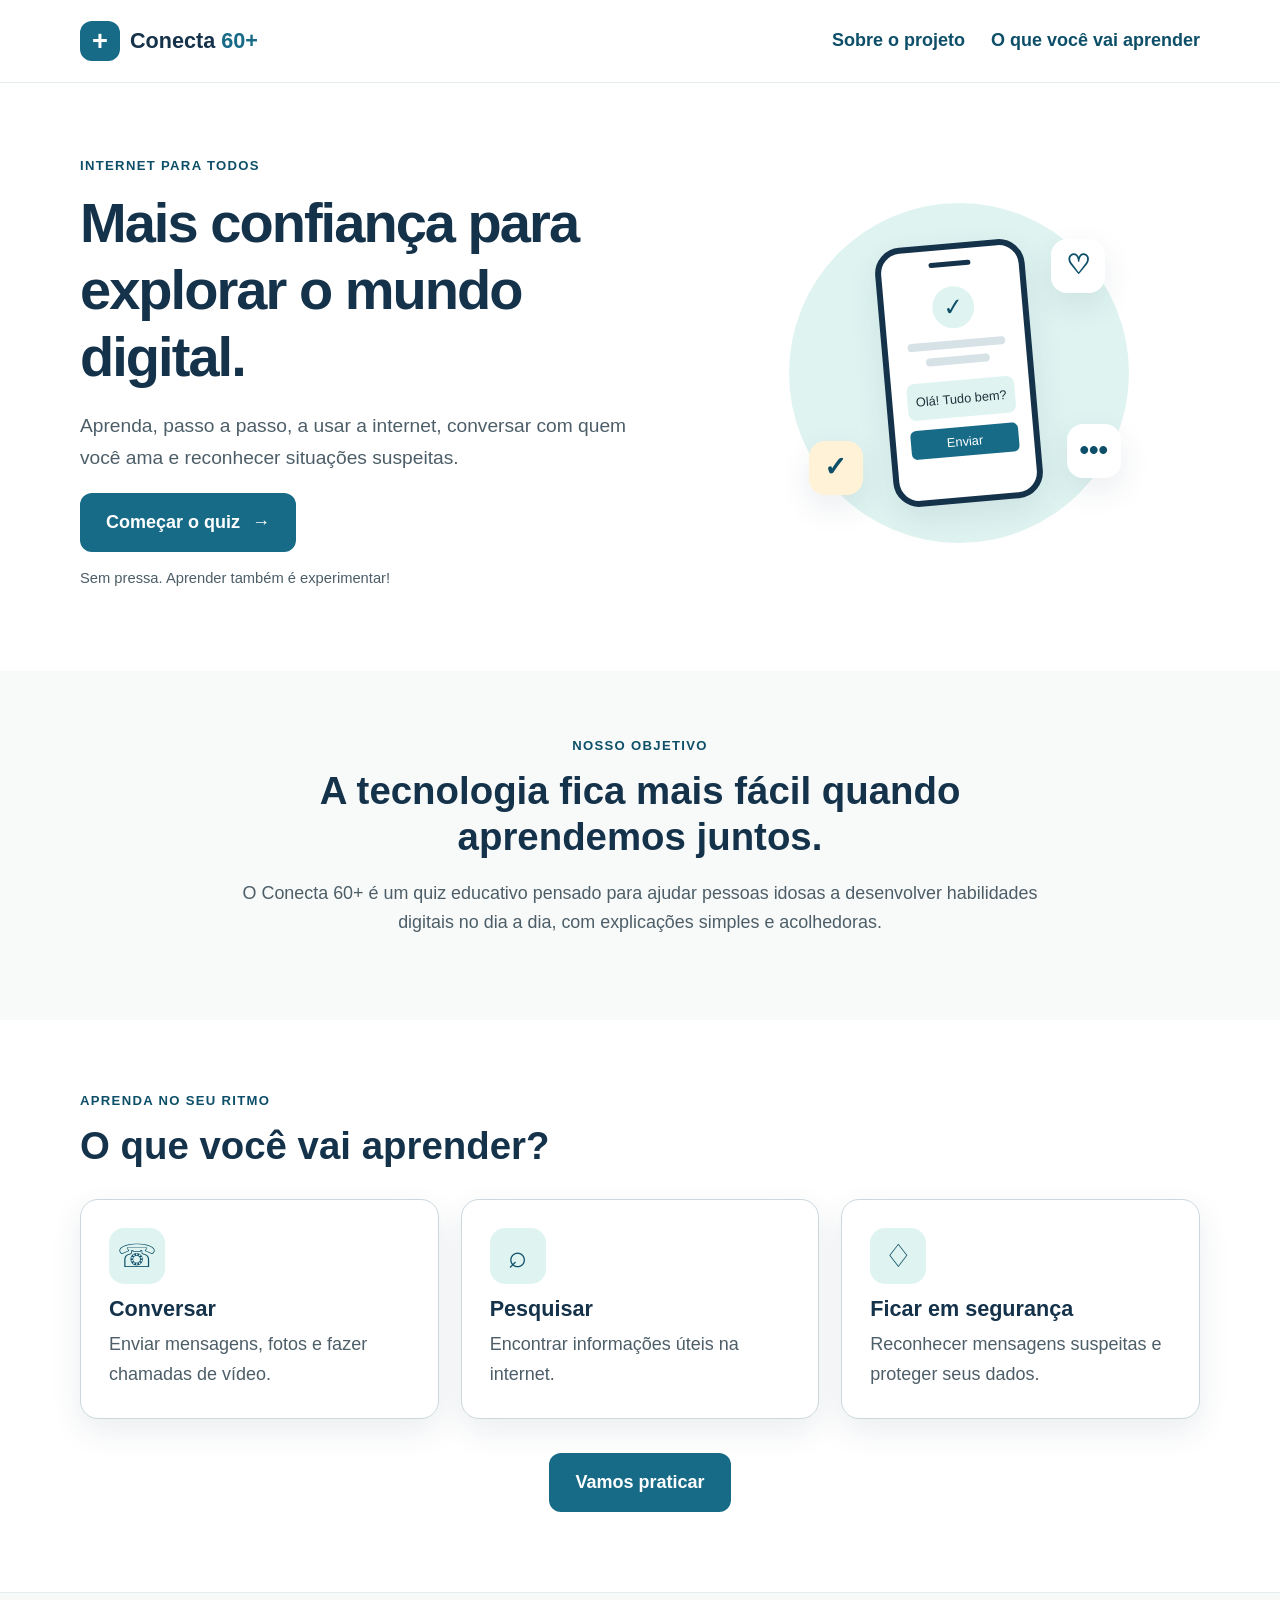
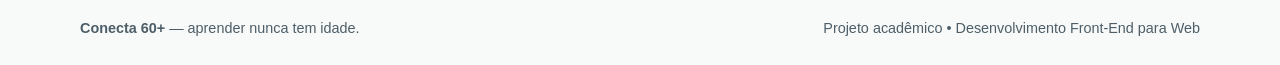
<file: index.html>
<!DOCTYPE html>
<html lang="pt-BR">
<head>
  <meta charset="UTF-8">
  <meta name="viewport" content="width=device-width, initial-scale=1.0">
  <meta name="description" content="Aprenda a usar a internet com mais confiança e segurança no Conecta 60+.">
  <title>Conecta 60+ | Aprenda a usar a internet</title>
  <link rel="stylesheet" href="css/style.css">
  <script src="js/script.js" defer></script>
</head>
<body>
  <a class="skip-link" href="#conteudo">Pular para o conteúdo</a>
  <header class="site-header">
    <div class="container header-content">
      <a class="brand" href="index.html" aria-label="Conecta 60+ - página inicial">
        <span class="brand-icon" aria-hidden="true">+</span>
        <span>Conecta <strong>60+</strong></span>
      </a>
      <nav aria-label="Navegação principal">
        <a href="#sobre">Sobre o projeto</a>
        <a href="#temas">O que você vai aprender</a>
      </nav>
    </div>
  </header>

  <main id="conteudo">
    <section class="hero container">
      <div class="hero-copy">
        <p class="eyebrow">INTERNET PARA TODOS</p>
        <h1>Mais confiança para explorar o mundo digital.</h1>
        <p class="lead">Aprenda, passo a passo, a usar a internet, conversar com quem você ama e reconhecer situações suspeitas.</p>
        <a class="button button-primary" href="jogo.html">Começar o quiz <span aria-hidden="true">→</span></a>
        <p class="helper">Sem pressa. Aprender também é experimentar!</p>
      </div>
      <div class="hero-art" aria-hidden="true">
        <div class="art-circle">
          <div class="phone">
            <div class="phone-speaker"></div>
            <div class="phone-screen">
              <div class="screen-dot">✓</div>
              <div class="screen-line"></div>
              <div class="screen-line short"></div>
              <div class="screen-message">Olá! Tudo bem?</div>
              <div class="screen-button">Enviar</div>
            </div>
          </div>
          <span class="bubble bubble-one">♡</span>
          <span class="bubble bubble-two">✓</span>
          <span class="bubble bubble-three">•••</span>
        </div>
      </div>
    </section>

    <section id="sobre" class="section section-soft">
      <div class="container intro">
        <p class="eyebrow">NOSSO OBJETIVO</p>
        <h2>A tecnologia fica mais fácil quando aprendemos juntos.</h2>
        <p>O Conecta 60+ é um quiz educativo pensado para ajudar pessoas idosas a desenvolver habilidades digitais no dia a dia, com explicações simples e acolhedoras.</p>
      </div>
    </section>

    <section id="temas" class="container topics-section">
      <p class="eyebrow">APRENDA NO SEU RITMO</p>
      <h2>O que você vai aprender?</h2>
      <div class="topic-grid">
        <article class="topic-card">
          <div class="topic-icon" aria-hidden="true">☏</div>
          <h3>Conversar</h3>
          <p>Enviar mensagens, fotos e fazer chamadas de vídeo.</p>
        </article>
        <article class="topic-card">
          <div class="topic-icon" aria-hidden="true">⌕</div>
          <h3>Pesquisar</h3>
          <p>Encontrar informações úteis na internet.</p>
        </article>
        <article class="topic-card">
          <div class="topic-icon" aria-hidden="true">♢</div>
          <h3>Ficar em segurança</h3>
          <p>Reconhecer mensagens suspeitas e proteger seus dados.</p>
        </article>
      </div>
      <div class="center-action">
        <a class="button button-primary" href="jogo.html">Vamos praticar</a>
      </div>
    </section>
  </main>

  <footer class="site-footer">
    <div class="container footer-content">
      <p><strong>Conecta 60+</strong> — aprender nunca tem idade.</p>
      <p>Projeto acadêmico • Desenvolvimento Front-End para Web</p>
    </div>
  </footer>
</body>
</html>
</file>
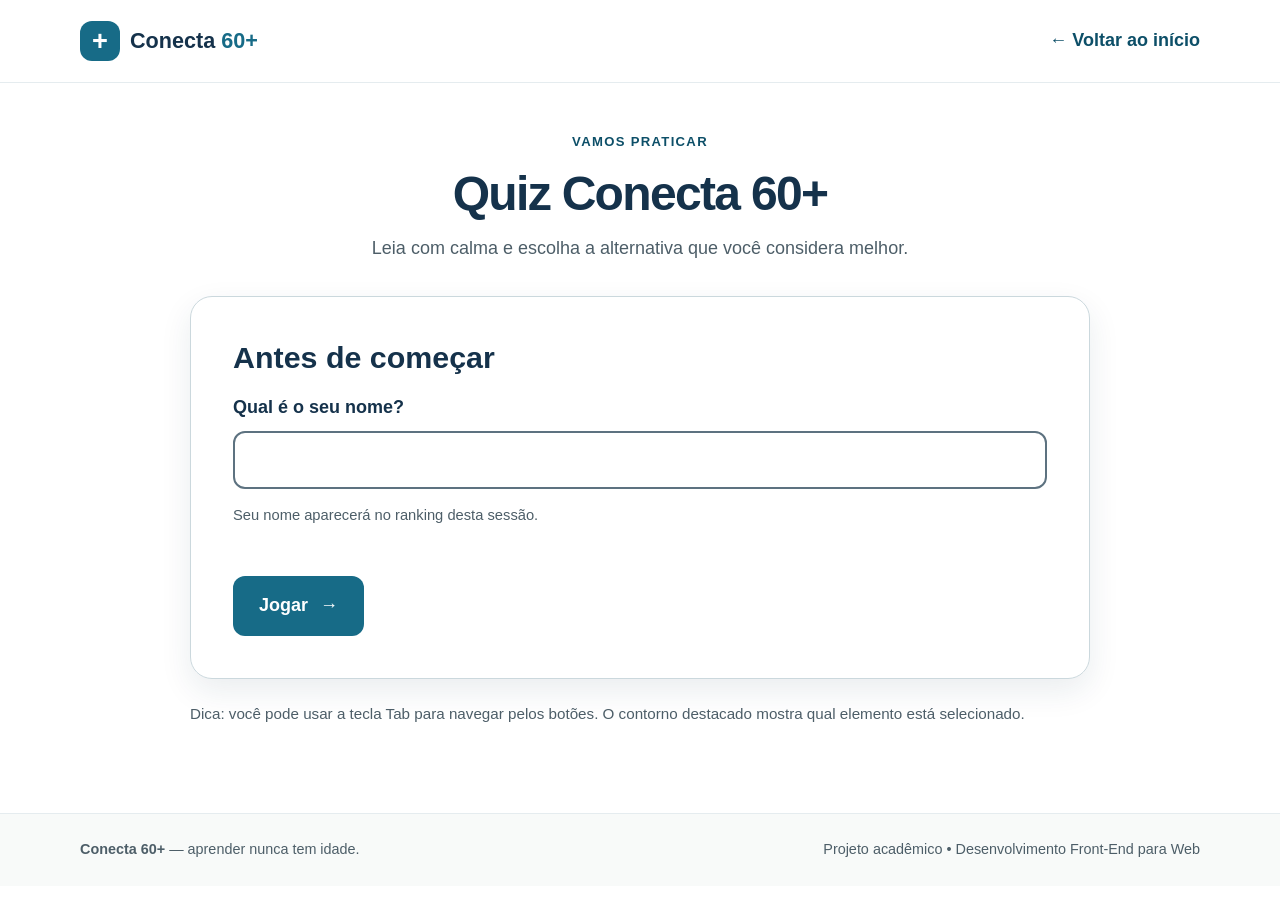
<file: jogo.html>
<!DOCTYPE html>
<html lang="pt-BR">
<head>
  <meta charset="UTF-8">
  <meta name="viewport" content="width=device-width, initial-scale=1.0">
  <meta name="description" content="Pratique habilidades digitais com o quiz Conecta 60+.">
  <title>Quiz | Conecta 60+</title>
  <link rel="stylesheet" href="css/style.css">
  <script src="js/script.js" defer></script>
</head>
<body>
  <a class="skip-link" href="#conteudo">Pular para o conteúdo</a>
  <header class="site-header">
    <div class="container header-content">
      <a class="brand" href="index.html" aria-label="Conecta 60+ - página inicial">
        <span class="brand-icon" aria-hidden="true">+</span>
        <span>Conecta <strong>60+</strong></span>
      </a>
      <a class="back-link" href="index.html">← Voltar ao início</a>
    </div>
  </header>

  <main id="conteudo" class="container game-main">
    <section class="game-heading">
      <p class="eyebrow">VAMOS PRATICAR</p>
      <h1>Quiz Conecta 60+</h1>
      <p>Leia com calma e escolha a alternativa que você considera melhor.</p>
    </section>


    <div id="quiz-app" class="quiz-app">
      <p id="load-error" class="error-box" role="alert" hidden></p>

      
      <section id="tela-inicio" class="quiz-card" aria-labelledby="titulo-inicio">
        <h2 id="titulo-inicio" tabindex="-1">Antes de começar</h2>
        <form id="form-nome" novalidate>
          <label for="campo-nome" class="field-label">Qual é o seu nome?</label>
          <input id="campo-nome" name="nome" type="text" class="text-input" maxlength="30" autocomplete="given-name" aria-describedby="nome-erro nome-ajuda" required>
          <p id="nome-ajuda" class="helper">Seu nome aparecerá no ranking desta sessão.</p>
          <p id="nome-erro" class="field-error" role="alert"></p>
          <button type="submit" class="button button-primary">Jogar <span aria-hidden="true">→</span></button>
        </form>
      </section>

      
      <section id="tela-pergunta" class="quiz-card" aria-labelledby="question-title" hidden>
        <div class="quiz-topline">
          <span id="question-number" class="question-number"></span>
          <span id="score-live" class="topic-label"></span>
        </div>
        <h2 id="question-title" tabindex="-1"></h2>
        <div id="answer-list" class="answer-list" role="group" aria-labelledby="question-title"></div>
        <div id="feedback" class="feedback-box" aria-live="polite" hidden></div>
        <div class="quiz-actions">
          <a class="button button-secondary" href="index.html">Voltar ao início</a>
          <button id="btn-proxima" type="button" class="button button-primary" hidden></button>
        </div>
      </section>

      
      <section id="tela-fim" class="quiz-card" aria-labelledby="titulo-fim" hidden>
        <h2 id="titulo-fim" tabindex="-1">Fim do quiz</h2>
        <p id="resumo-final" class="final-score"></p>
        <h3>Ranking desta sessão</h3>
        <div class="table-wrap">
          <table class="ranking-table">
            <caption class="sr-only">Ranking das partidas jogadas nesta aba, da maior para a menor pontuação</caption>
            <thead>
              <tr><th scope="col">Posição</th><th scope="col">Jogador</th><th scope="col">Pontos</th></tr>
            </thead>
            <tbody id="ranking-corpo"></tbody>
          </table>
        </div>
        <div class="quiz-actions">
          <button id="btn-trocar" type="button" class="button button-secondary">Trocar jogador</button>
          <button id="btn-replay" type="button" class="button button-primary">Jogar novamente</button>
        </div>
      </section>
    </div>

    <p class="accessibility-note">Dica: você pode usar a tecla Tab para navegar pelos botões. O contorno destacado mostra qual elemento está selecionado.</p>
  </main>

  <footer class="site-footer">
    <div class="container footer-content">
      <p><strong>Conecta 60+</strong> — aprender nunca tem idade.</p>
      <p>Projeto acadêmico • Desenvolvimento Front-End para Web</p>
    </div>
  </footer>
</body>
</html>
</file>
<file: css/style.css>
:root {
  --navy: #15324b;
  --blue: #176b87;
  --blue-dark: #0d4f68;
  --teal: #dff4f1;
  --cream: #f8faf9;
  --white: #ffffff;
  --text: #20303b;
  --muted: #4d5e68;
  --border: #cbd8dd;
  --focus: #e09b22;
  --success-bg: #e8f6ee;
  --radius: 18px;
  --shadow: 0 12px 32px rgba(21, 50, 75, 0.09);
}

* { box-sizing: border-box; }
html { scroll-behavior: smooth; }
body {
  margin: 0;
  font-family: Arial, Helvetica, sans-serif;
  font-size: 18px;
  line-height: 1.65;
  color: var(--text);
  background: var(--white);
}
a { color: var(--blue-dark); }
a:hover { text-decoration-thickness: 2px; }
a:focus-visible, button:focus-visible, input:focus-visible {
  outline: 4px solid var(--focus);
  outline-offset: 4px;
}
.container { width: min(1120px, calc(100% - 40px)); margin-inline: auto; }
.skip-link {
  position: absolute; top: -100px; left: 16px; z-index: 10;
  background: var(--white); padding: 12px 16px; border-radius: 8px;
}
.skip-link:focus { top: 12px; }

.site-header { background: var(--white); border-bottom: 1px solid #e5ecef; }
.header-content {
  min-height: 82px; display: flex; align-items: center;
  justify-content: space-between; gap: 24px;
}
.brand {
  display: inline-flex; align-items: center; gap: 10px;
  text-decoration: none; color: var(--navy); font-size: 1.35rem; font-weight: 700;
}
.brand strong { color: var(--blue); }
.brand-icon {
  display: grid; place-items: center; width: 40px; height: 40px;
  border-radius: 12px; background: var(--blue); color: var(--white);
  font-size: 1.7rem; line-height: 1;
}
nav { display: flex; gap: 26px; flex-wrap: wrap; }
nav a, .back-link { font-weight: 700; text-decoration: none; }
nav a:hover, .back-link:hover { text-decoration: underline; }

.hero {
  display: grid; grid-template-columns: 1.1fr .9fr; align-items: center;
  gap: 48px; padding-block: 72px 80px;
}
.eyebrow {
  margin: 0 0 12px; color: var(--blue-dark); font-size: .82rem;
  font-weight: 800; letter-spacing: .1em;
}
h1, h2, h3 { color: var(--navy); line-height: 1.2; }
h1 { font-size: clamp(2.2rem, 5vw, 3.5rem); margin: 0 0 20px; letter-spacing: -.035em; }
h2 { font-size: clamp(1.8rem, 3vw, 2.5rem); margin: 0 0 18px; }
h3 { font-size: 1.35rem; margin: 12px 0 8px; }
p { margin-top: 0; }
.lead { font-size: 1.2rem; color: var(--muted); max-width: 620px; }
.button {
  display: inline-flex; align-items: center; justify-content: center; gap: 12px;
  min-height: 56px; padding: 13px 24px; border: 2px solid transparent;
  border-radius: 12px; font: inherit; font-weight: 700; text-align: center;
  text-decoration: none; cursor: pointer;
}
.button-primary { background: var(--blue); color: var(--white); }
.button-primary:hover { background: var(--blue-dark); }
.button-secondary { background: var(--white); color: var(--navy); border-color: var(--border); }
.button-secondary:hover { background: var(--cream); }
.helper { color: var(--muted); font-size: .92rem; margin: 14px 0 0; }

.hero-art { display: grid; place-items: center; min-height: 350px; }
.art-circle {
  position: relative; display: grid; place-items: center;
  width: min(340px, 80vw); aspect-ratio: 1; border-radius: 50%;
  background: var(--teal);
}
.phone {
  width: 150px; height: 260px; padding: 12px;
  border: 6px solid var(--navy); border-radius: 26px; background: var(--white);
  transform: rotate(-5deg); box-shadow: var(--shadow);
}
.phone-speaker { width: 42px; height: 5px; border-radius: 5px; background: var(--navy); margin: 0 auto 12px; }
.phone-screen { text-align: center; padding: 8px 3px; }
.screen-dot { display: grid; place-items: center; width: 42px; height: 42px; margin: 0 auto 12px; border-radius: 50%; background: var(--teal); color: var(--blue-dark); font-size: 1.5rem; }
.screen-line { height: 8px; background: #d7e2e7; border-radius: 8px; margin: 8px auto; width: 90%; }
.screen-line.short { width: 60%; }
.screen-message { margin-top: 16px; padding: 8px 5px; border-radius: 8px; background: var(--teal); font-size: .8rem; }
.screen-button { margin-top: 10px; background: var(--blue); color: white; padding: 4px; border-radius: 6px; font-size: .8rem; }
.bubble { position: absolute; display: grid; place-items: center; width: 54px; height: 54px; border-radius: 16px; background: var(--white); color: var(--blue-dark); box-shadow: var(--shadow); font-size: 1.7rem; font-weight: 700; }
.bubble-one { top: 36px; right: 24px; }
.bubble-two { bottom: 48px; left: 20px; background: #fff2d7; }
.bubble-three { right: 8px; bottom: 65px; }

.section-soft { background: var(--cream); }
.intro { max-width: 800px; padding-block: 64px; text-align: center; }
.intro p:last-child { color: var(--muted); font-size: 1.12rem; }
.topics-section { padding-block: 70px 80px; }
.topic-grid { display: grid; grid-template-columns: repeat(3, 1fr); gap: 22px; margin-top: 30px; }
.topic-card { padding: 28px; border: 1px solid var(--border); border-radius: var(--radius); background: var(--white); box-shadow: var(--shadow); }
.topic-card p { color: var(--muted); margin-bottom: 0; }
.topic-icon { display: grid; place-items: center; width: 56px; height: 56px; border-radius: 15px; background: var(--teal); color: var(--blue-dark); font-size: 2rem; }
.center-action { text-align: center; margin-top: 34px; }

.game-main { padding-block: 48px 72px; max-width: 900px; }
.game-heading { text-align: center; margin-bottom: 32px; }
.game-heading h1 { font-size: clamp(2rem, 4vw, 3rem); margin-bottom: 12px; }
.game-heading p:last-child { color: var(--muted); }
.quiz-card { padding: clamp(22px, 5vw, 42px); border: 1px solid var(--border); border-radius: 22px; box-shadow: var(--shadow); }
.quiz-topline { display: flex; flex-wrap: wrap; justify-content: space-between; gap: 10px; margin-bottom: 24px; }
.question-number, .topic-label { display: inline-block; padding: 6px 12px; border-radius: 8px; background: var(--teal); color: var(--navy); font-weight: 700; font-size: .9rem; }
.quiz-card h2 { font-size: clamp(1.4rem, 3vw, 1.9rem); }
.answer-list { display: grid; gap: 14px; margin-block: 28px; }
.answer-option {
  width: 100%; min-height: 62px; padding: 14px 18px; border: 2px solid var(--border);
  border-radius: 12px; background: var(--white); color: var(--text);
  font: inherit; font-size: 1.05rem; text-align: left; cursor: pointer;
}
.answer-option:hover { border-color: var(--blue); background: #f3fbfc; }
.answer-option[aria-pressed="true"] { border-color: var(--blue); background: var(--teal); }
.feedback-box { padding: 18px 20px; border-left: 5px solid var(--blue); border-radius: 8px; background: #f1f7f9; }
.feedback-box strong { color: var(--navy); }
.feedback-box p { margin: 6px 0 0; }
.quiz-actions { display: flex; align-items: center; justify-content: space-between; gap: 18px; flex-wrap: wrap; margin-top: 26px; }
.quiz-actions .helper { margin: 0; }
.accessibility-note { margin-top: 22px; color: var(--muted); font-size: .95rem; }
.site-footer { border-top: 1px solid #e5ecef; background: var(--cream); }
.footer-content { display: flex; justify-content: space-between; gap: 20px; flex-wrap: wrap; padding-block: 24px; }
.footer-content p { margin: 0; color: var(--muted); font-size: .9rem; }

@media (max-width: 760px) {
  body { font-size: 18px; }
  .container { width: min(100% - 32px, 600px); }
  .header-content { align-items: flex-start; flex-direction: column; padding-block: 16px; gap: 12px; }
  nav { gap: 12px 20px; }
  .hero { grid-template-columns: 1fr; padding-block: 48px; gap: 20px; }
  .hero-art { min-height: 290px; }
  .art-circle { width: 270px; }
  .phone { transform: scale(.9) rotate(-5deg); }
  .topic-grid { grid-template-columns: 1fr; }
  .topics-section { padding-block: 48px; }
  .intro { padding-block: 48px; }
  .quiz-topline { align-items: flex-start; flex-direction: column; }
  .quiz-actions { align-items: stretch; flex-direction: column; }
  .quiz-actions .button { width: 100%; }
  .footer-content { flex-direction: column; }
}
@media (prefers-reduced-motion: reduce) {
  html { scroll-behavior: auto; }
  *, *::before, *::after { animation-duration: .01ms !important; transition-duration: .01ms !important; }
}


.sr-only { position: absolute; width: 1px; height: 1px; margin: -1px; padding: 0; overflow: hidden; clip: rect(0 0 0 0); white-space: nowrap; border: 0; }
:root { --focus: #8a4b00; --ok: #17623a; --ok-bg: #e8f6ee; --bad: #9b1c1c; --bad-bg: #fdecec; }
[hidden] { display: none !important; }
h2[tabindex="-1"]:focus { outline: none; }

.quiz-app { display: grid; gap: 24px; }
.field-label { display: block; font-weight: 700; color: var(--navy); margin-bottom: 8px; }
.text-input { width: 100%; min-height: 56px; padding: 12px 16px; border: 2px solid #5d7280; border-radius: 12px; font: inherit; color: var(--text); background: var(--white); }
.text-input[aria-invalid="true"] { border-color: var(--bad); border-style: dashed; }
.field-error { min-height: 1.5em; margin: 8px 0 14px; color: var(--bad); font-weight: 700; }
.error-box { padding: 18px 20px; border: 2px solid var(--bad); border-radius: 12px; background: var(--bad-bg); color: #5c1010; font-weight: 700; }

.answer-option { display: flex; align-items: center; gap: 14px; flex-wrap: wrap; }
.answer-option[aria-disabled="true"] { cursor: default; }
.answer-option[aria-disabled="true"]:hover { background: var(--white); border-color: var(--border); }
.option-letter { display: inline-grid; place-items: center; flex: none; width: 34px; height: 34px; border-radius: 50%; background: var(--teal); color: var(--navy); font-weight: 700; }
.option-text { flex: 1 1 200px; }
.option-mark { flex: none; font-weight: 700; font-size: .92rem; }
.answer-option.is-correct, .answer-option.is-correct:hover { border: 4px solid var(--ok); background: var(--ok-bg); }
.answer-option.is-correct .option-mark { color: var(--ok); }
.answer-option.is-wrong, .answer-option.is-wrong:hover { border: 4px dashed var(--bad); background: var(--bad-bg); }
.answer-option.is-wrong .option-mark { color: var(--bad); }

.feedback-box.is-correct { border-left-color: var(--ok); background: var(--ok-bg); }
.feedback-box.is-correct strong { color: var(--ok); }
.feedback-box.is-wrong { border-left-color: var(--bad); background: var(--bad-bg); }
.feedback-box.is-wrong strong { color: var(--bad); }
.feedback-box strong { font-size: 1.15rem; }

.feedback-box, .feedback-box a { overflow-wrap: anywhere; }

.final-score { font-size: 1.3rem; font-weight: 700; color: var(--navy); }
.table-wrap { overflow-x: auto; margin-block: 12px 8px; }
.ranking-table { width: 100%; border-collapse: collapse; }
.ranking-table th, .ranking-table td { padding: 12px 14px; text-align: left; border-bottom: 1px solid var(--border); overflow-wrap: anywhere; }
.ranking-table th { color: var(--navy); background: #f1f7f9; }
.ranking-table tr.is-current td { font-weight: 700; background: var(--teal); border-bottom: 2px solid var(--blue-dark); }

@media (max-width: 760px) {
  .quiz-actions .button, .text-input + .helper + .field-error + .button { width: 100%; }
}
.ranking-table th { white-space: nowrap; }
@media (max-width: 760px) { .ranking-table th, .ranking-table td { padding: 10px 8px; font-size: .95rem; } }


.answer-option:disabled {
  cursor: default;
  opacity: 1;
}
.answer-option:disabled:hover {
  background: var(--white);
}
.answer-option.is-correct:disabled,
.answer-option.is-correct:disabled:hover {
  background: var(--ok-bg);
  border-color: var(--ok);
}
.answer-option.is-wrong:disabled,
.answer-option.is-wrong:disabled:hover {
  background: var(--bad-bg);
  border-color: var(--bad);
}
</file>
